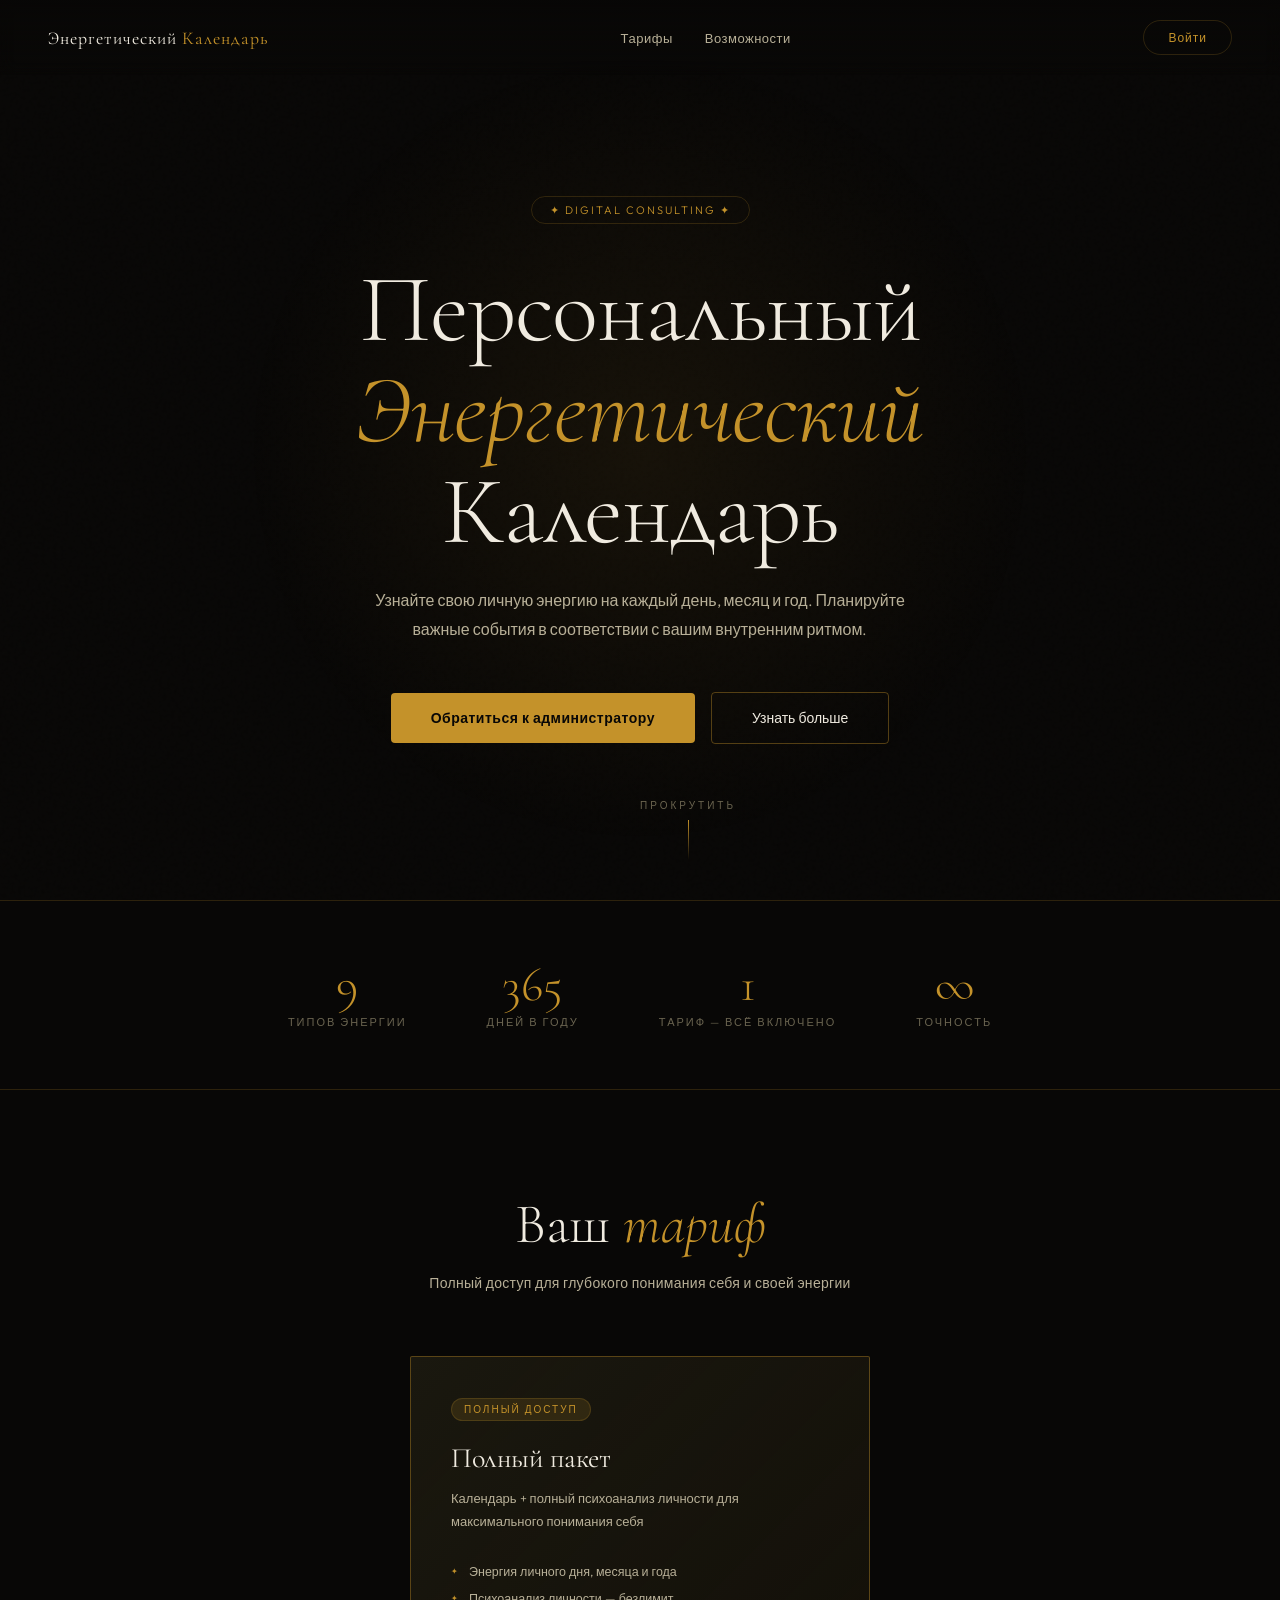
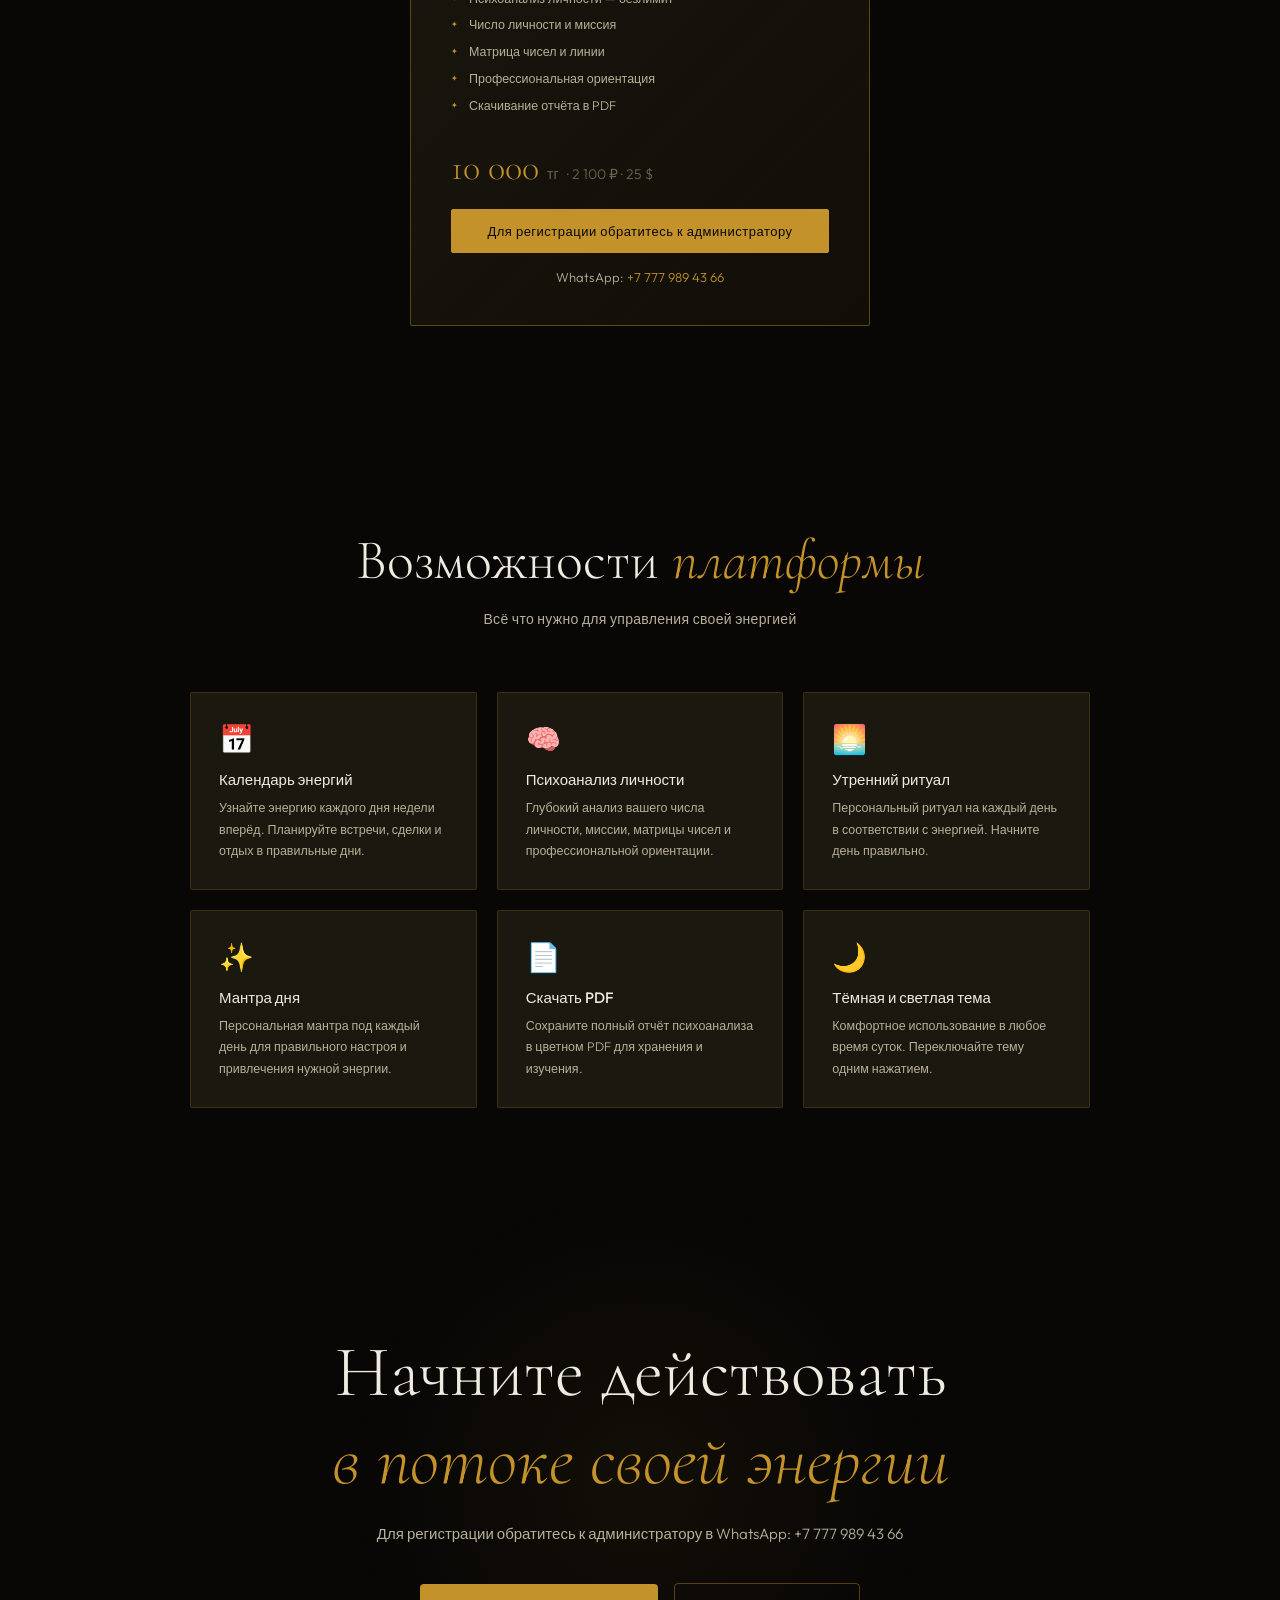
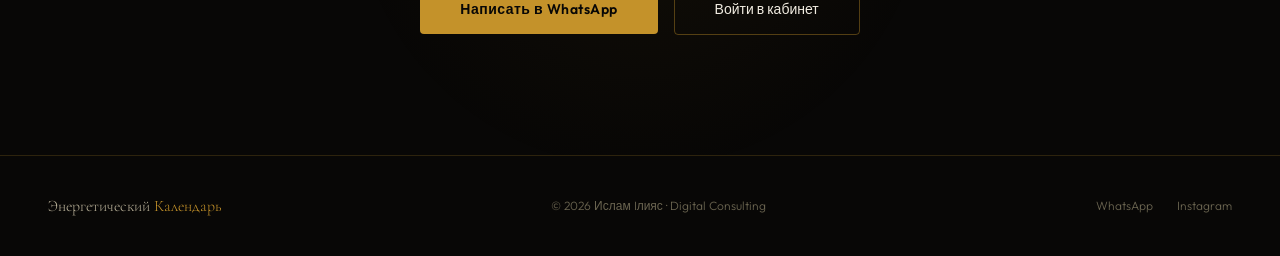
<file: index.html>
<!DOCTYPE html>
<html lang="ru">
<head>
<meta charset="UTF-8">
<meta name="viewport" content="width=device-width, initial-scale=1.0">
<title>Персональный Энергетический Календарь</title>
<link href="https://fonts.googleapis.com/css2?family=Cormorant+Garamond:ital,wght@0,300;0,400;0,600;1,300;1,400&family=Outfit:wght@300;400;500;600&display=swap" rel="stylesheet">
<style>
:root{
  --gold:#C4922A;--gold2:#E8B84B;--gold3:#F5D98A;
  --dark:#080706;--dark2:#111009;--dark3:#1A180F;
  --light:#F8F4EC;--light2:#EDE8DC;--light3:#D4CDB8;
  --text:#F0EBE0;--text2:#B8B098;--text3:#6A6450;
  --border:rgba(196,146,42,0.2);
}
*{margin:0;padding:0;box-sizing:border-box;}
html{scroll-behavior:smooth;}
body{background:var(--dark);color:var(--text);font-family:'Outfit',sans-serif;font-weight:300;overflow-x:hidden;}

/* ── Grain overlay ── */
body::before{content:'';position:fixed;inset:0;background-image:url("data:image/svg+xml,%3Csvg viewBox='0 0 256 256' xmlns='http://www.w3.org/2000/svg'%3E%3Cfilter id='noise'%3E%3CfeTurbulence type='fractalNoise' baseFrequency='0.9' numOctaves='4' stitchTiles='stitch'/%3E%3C/filter%3E%3Crect width='100%25' height='100%25' filter='url(%23noise)' opacity='0.04'/%3E%3C/svg%3E");opacity:0.4;pointer-events:none;z-index:0;}

/* ── Nav ── */
nav{position:fixed;top:0;left:0;right:0;z-index:100;padding:20px 48px;display:flex;align-items:center;justify-content:space-between;background:linear-gradient(to bottom,rgba(8,7,6,0.95),transparent);backdrop-filter:blur(8px);}
.nav-logo{font-family:'Cormorant Garamond',serif;font-size:18px;font-weight:400;color:var(--text);letter-spacing:1px;}
.nav-logo span{color:var(--gold);}
.nav-links{display:flex;align-items:center;gap:32px;}
.nav-links a{font-size:13px;color:var(--text2);text-decoration:none;letter-spacing:0.5px;transition:color 0.2s;}
.nav-links a:hover{color:var(--gold);}
.nav-btn{padding:9px 24px;background:transparent;border:1px solid var(--border);border-radius:40px;color:var(--gold);font-family:'Outfit',sans-serif;font-size:12px;font-weight:500;letter-spacing:1px;text-decoration:none;transition:all 0.3s;cursor:pointer;}
.nav-btn:hover{background:var(--gold);color:var(--dark);border-color:var(--gold);}

/* ── Hero ── */
.hero{min-height:100vh;display:flex;align-items:center;justify-content:center;position:relative;overflow:hidden;padding:120px 48px 80px;}

/* Background orbs */
.hero::after{content:'';position:absolute;width:800px;height:800px;border-radius:50%;background:radial-gradient(circle,rgba(196,146,42,0.08) 0%,transparent 70%);top:50%;left:50%;transform:translate(-50%,-50%);pointer-events:none;}

.hero-inner{text-align:center;max-width:860px;position:relative;z-index:1;}

.hero-badge{display:inline-flex;align-items:center;gap:8px;padding:6px 18px;border:1px solid var(--border);border-radius:40px;font-size:11px;letter-spacing:2px;text-transform:uppercase;color:var(--gold);margin-bottom:36px;animation:fadeUp 0.8s ease both;}

.hero-title{font-family:'Cormorant Garamond',serif;font-size:clamp(48px,8vw,96px);font-weight:300;line-height:1.05;letter-spacing:-1px;margin-bottom:24px;animation:fadeUp 0.8s 0.1s ease both;opacity:0;}
.hero-title span{color:var(--gold);font-style:italic;}

.hero-sub{font-size:16px;color:var(--text2);line-height:1.8;max-width:560px;margin:0 auto 48px;animation:fadeUp 0.8s 0.2s ease both;opacity:0;}

.hero-actions{display:flex;align-items:center;justify-content:center;gap:16px;flex-wrap:wrap;animation:fadeUp 0.8s 0.3s ease both;opacity:0;}

.btn-primary{padding:16px 40px;background:var(--gold);border:none;border-radius:4px;color:var(--dark);font-family:'Outfit',sans-serif;font-size:14px;font-weight:600;letter-spacing:0.5px;text-decoration:none;cursor:pointer;transition:all 0.3s;position:relative;overflow:hidden;}
.btn-primary::after{content:'';position:absolute;inset:0;background:rgba(255,255,255,0.15);opacity:0;transition:opacity 0.2s;}
.btn-primary:hover::after{opacity:1;}
.btn-primary:hover{transform:translateY(-1px);box-shadow:0 8px 32px rgba(196,146,42,0.35);}

.btn-secondary{padding:16px 40px;background:transparent;border:1px solid rgba(196,146,42,0.4);border-radius:4px;color:var(--text);font-family:'Outfit',sans-serif;font-size:14px;font-weight:400;text-decoration:none;cursor:pointer;transition:all 0.3s;}
.btn-secondary:hover{border-color:var(--gold);color:var(--gold);}

/* Scroll indicator */
.scroll-hint{position:absolute;bottom:40px;left:50%;transform:translateX(-50%);display:flex;flex-direction:column;align-items:center;gap:8px;animation:fadeUp 1s 0.6s ease both;opacity:0;}
.scroll-hint span{font-size:10px;letter-spacing:3px;text-transform:uppercase;color:var(--text3);}
.scroll-line{width:1px;height:40px;background:linear-gradient(to bottom,var(--gold),transparent);animation:scrollPulse 2s ease infinite;}

/* ── Stats ── */
.stats{padding:60px 48px;border-top:1px solid var(--border);border-bottom:1px solid var(--border);display:flex;justify-content:center;gap:80px;flex-wrap:wrap;}
.stat-item{text-align:center;}
.stat-num{font-family:'Cormorant Garamond',serif;font-size:48px;font-weight:300;color:var(--gold);line-height:1;}
.stat-label{font-size:11px;letter-spacing:2px;text-transform:uppercase;color:var(--text3);margin-top:6px;}

/* ── Products ── */
.section{padding:100px 48px;}
.section-title{font-family:'Cormorant Garamond',serif;font-size:clamp(32px,5vw,56px);font-weight:300;text-align:center;margin-bottom:16px;}
.section-title span{color:var(--gold);font-style:italic;}
.section-sub{text-align:center;font-size:14px;color:var(--text2);margin-bottom:64px;letter-spacing:0.3px;}

.products-grid{display:grid;grid-template-columns:1fr;gap:24px;max-width:460px;margin:0 auto;}
.product-contact{margin-top:16px;text-align:center;font-size:13px;color:var(--text2);}
.product-contact a{color:var(--gold);text-decoration:none;}

.product-card{background:var(--dark3);border:1px solid var(--border);border-radius:2px;padding:40px;position:relative;overflow:hidden;transition:transform 0.3s,border-color 0.3s;}
.product-card::before{content:'';position:absolute;top:0;left:0;right:0;height:1px;background:linear-gradient(to right,transparent,var(--gold),transparent);opacity:0;transition:opacity 0.3s;}
.product-card:hover{transform:translateY(-4px);border-color:rgba(196,146,42,0.5);}
.product-card:hover::before{opacity:1;}
.product-card.featured{border-color:rgba(196,146,42,0.4);background:linear-gradient(135deg,var(--dark3),rgba(196,146,42,0.05));}

.product-badge{display:inline-block;padding:4px 12px;background:rgba(196,146,42,0.15);border:1px solid var(--border);border-radius:20px;font-size:10px;letter-spacing:2px;text-transform:uppercase;color:var(--gold);margin-bottom:20px;}
.product-name{font-family:'Cormorant Garamond',serif;font-size:28px;font-weight:400;margin-bottom:12px;}
.product-desc{font-size:13px;color:var(--text2);line-height:1.8;margin-bottom:28px;}
.product-features{list-style:none;display:flex;flex-direction:column;gap:8px;margin-bottom:32px;}
.product-features li{font-size:12.5px;color:var(--text2);padding-left:18px;position:relative;line-height:1.5;}
.product-features li::before{content:'✦';position:absolute;left:0;color:var(--gold);font-size:8px;top:3px;}
.product-features li.locked{color:var(--text3);}
.product-features li.locked::before{content:'○';color:var(--text3);}

.product-price{font-family:'Cormorant Garamond',serif;font-size:36px;font-weight:300;color:var(--gold);margin-bottom:20px;}
.product-price span{font-size:14px;font-family:'Outfit',sans-serif;color:var(--text3);font-weight:300;}

.product-btn{display:block;width:100%;padding:13px;text-align:center;background:transparent;border:1px solid var(--border);border-radius:2px;color:var(--text);font-family:'Outfit',sans-serif;font-size:13px;font-weight:500;letter-spacing:0.5px;text-decoration:none;cursor:pointer;transition:all 0.3s;}
.product-btn:hover,.product-btn.primary{background:var(--gold);color:var(--dark);border-color:var(--gold);}

/* ── How it works ── */
.how-section{padding:100px 48px;background:var(--dark2);}
.steps{display:grid;grid-template-columns:repeat(3,1fr);gap:40px;max-width:900px;margin:0 auto;}
.step{text-align:center;padding:32px 24px;}
.step-num{font-family:'Cormorant Garamond',serif;font-size:64px;font-weight:300;color:rgba(196,146,42,0.2);line-height:1;margin-bottom:16px;}
.step-title{font-size:16px;font-weight:500;margin-bottom:10px;color:var(--text);}
.step-desc{font-size:13px;color:var(--text2);line-height:1.75;}

/* ── Features ── */
.features-grid{display:grid;grid-template-columns:repeat(3,1fr);gap:20px;max-width:900px;margin:0 auto;}
.feature-card{padding:28px;background:var(--dark3);border:1px solid var(--border);border-radius:2px;transition:border-color 0.3s;}
.feature-card:hover{border-color:rgba(196,146,42,0.4);}
.feature-icon{font-size:28px;margin-bottom:14px;}
.feature-title{font-size:15px;font-weight:500;margin-bottom:8px;}
.feature-desc{font-size:12.5px;color:var(--text2);line-height:1.7;}

/* ── Testimonials ── */
.testimonials{padding:100px 48px;background:var(--dark2);}
.testimonials-grid{display:grid;grid-template-columns:repeat(3,1fr);gap:20px;max-width:900px;margin:0 auto;}
.testimonial-card{padding:28px;background:var(--dark3);border:1px solid var(--border);border-radius:2px;}
.testimonial-text{font-family:'Cormorant Garamond',serif;font-size:16px;font-style:italic;color:var(--text);line-height:1.7;margin-bottom:20px;}
.testimonial-author{font-size:12px;color:var(--gold);letter-spacing:1px;}
.testimonial-role{font-size:11px;color:var(--text3);margin-top:2px;}

/* ── CTA ── */
.cta-section{padding:120px 48px;text-align:center;position:relative;overflow:hidden;}
.cta-section::before{content:'';position:absolute;width:600px;height:600px;border-radius:50%;background:radial-gradient(circle,rgba(196,146,42,0.06) 0%,transparent 70%);top:50%;left:50%;transform:translate(-50%,-50%);pointer-events:none;}
.cta-title{font-family:'Cormorant Garamond',serif;font-size:clamp(36px,6vw,72px);font-weight:300;margin-bottom:20px;position:relative;z-index:1;}
.cta-title span{color:var(--gold);font-style:italic;}
.cta-sub{font-size:15px;color:var(--text2);margin-bottom:40px;position:relative;z-index:1;}

/* ── Footer ── */
footer{padding:40px 48px;border-top:1px solid var(--border);display:flex;align-items:center;justify-content:space-between;flex-wrap:wrap;gap:16px;}
.footer-logo{font-family:'Cormorant Garamond',serif;font-size:16px;color:var(--text2);}
.footer-logo span{color:var(--gold);}
.footer-text{font-size:12px;color:var(--text3);}
.footer-contacts{display:flex;gap:24px;}
.footer-contacts a{font-size:12px;color:var(--text3);text-decoration:none;transition:color 0.2s;}
.footer-contacts a:hover{color:var(--gold);}

/* ── Animations ── */
@keyframes fadeUp{from{opacity:0;transform:translateY(20px);}to{opacity:1;transform:translateY(0);}}
@keyframes scrollPulse{0%,100%{opacity:0.3;}50%{opacity:1;}}

.reveal{opacity:0;transform:translateY(24px);transition:opacity 0.7s ease,transform 0.7s ease;}
.reveal.visible{opacity:1;transform:translateY(0);}

/* ── Mobile ── */
@media(max-width:768px){
  nav{padding:16px 24px;}
  .nav-links{display:none;}
  .hero{padding:100px 24px 60px;}
  .stats{gap:40px;padding:40px 24px;}
  .section,.how-section,.testimonials,.cta-section{padding:60px 24px;}
  .features-grid,.testimonials-grid{grid-template-columns:1fr;}
  footer{padding:30px 24px;flex-direction:column;text-align:center;}
  .footer-contacts{justify-content:center;}
}
</style>
</head>
<body>

<!-- Nav -->
<nav>
  <div class="nav-logo">Энергетический <span>Календарь</span></div>
  <div class="nav-links">
    <a href="#products">Тарифы</a>
    <a href="#features">Возможности</a>
  </div>
  <a href="login.html" class="nav-btn">Войти</a>
</nav>

<!-- Hero -->
<section class="hero">
  <div class="hero-inner">
    <div class="hero-badge">✦ Digital Consulting ✦</div>
    <h1 class="hero-title">
      Персональный<br>
      <span>Энергетический</span><br>
      Календарь
    </h1>
    <p class="hero-sub">
      Узнайте свою личную энергию на каждый день, месяц и год.
      Планируйте важные события в соответствии с вашим внутренним ритмом.
    </p>
    <div class="hero-actions">
      <a href="https://wa.me/77779894366" class="btn-primary" target="_blank" rel="noopener">Обратиться к администратору</a>
      <a href="#products" class="btn-secondary">Узнать больше</a>
    </div>
  </div>
  <div class="scroll-hint">
    <span>Прокрутить</span>
    <div class="scroll-line"></div>
  </div>
</section>

<!-- Stats -->
<div class="stats reveal">
  <div class="stat-item">
    <div class="stat-num">9</div>
    <div class="stat-label">Типов энергии</div>
  </div>
  <div class="stat-item">
    <div class="stat-num">365</div>
    <div class="stat-label">Дней в году</div>
  </div>
  <div class="stat-item">
    <div class="stat-num">1</div>
    <div class="stat-label">Тариф — всё включено</div>
  </div>
  <div class="stat-item">
    <div class="stat-num">∞</div>
    <div class="stat-label">Точность</div>
  </div>
</div>

<!-- Products -->
<section class="section" id="products">
  <h2 class="section-title reveal">Ваш <span>тариф</span></h2>
  <p class="section-sub reveal">Полный доступ для глубокого понимания себя и своей энергии</p>
  <div class="products-grid reveal">
    <div class="product-card featured">
      <div class="product-badge">Полный доступ</div>
      <div class="product-name">Полный пакет</div>
      <p class="product-desc">Календарь + полный психоанализ личности для максимального понимания себя</p>
      <ul class="product-features">
        <li>Энергия личного дня, месяца и года</li>
        <li>Психоанализ личности — безлимит</li>
        <li>Число личности и миссия</li>
        <li>Матрица чисел и линии</li>
        <li>Профессиональная ориентация</li>
        <li>Скачивание отчёта в PDF</li>
      </ul>
      <div class="product-price">10 000 <span>тг</span> <span>· 2 100 ₽ · 25 $</span></div>
      <a href="https://wa.me/77779894366" class="product-btn primary" target="_blank" rel="noopener">Для регистрации обратитесь к администратору</a>
      <p class="product-contact">WhatsApp: <a href="https://wa.me/77779894366" target="_blank" rel="noopener">+7 777 989 43 66</a></p>
    </div>
  </div>
</section>

<!-- Features -->
<section class="section" id="features">
  <h2 class="section-title reveal">Возможности <span>платформы</span></h2>
  <p class="section-sub reveal">Всё что нужно для управления своей энергией</p>
  <div class="features-grid">
    <div class="feature-card reveal">
      <div class="feature-icon">📅</div>
      <div class="feature-title">Календарь энергий</div>
      <p class="feature-desc">Узнайте энергию каждого дня недели вперёд. Планируйте встречи, сделки и отдых в правильные дни.</p>
    </div>
    <div class="feature-card reveal">
      <div class="feature-icon">🧠</div>
      <div class="feature-title">Психоанализ личности</div>
      <p class="feature-desc">Глубокий анализ вашего числа личности, миссии, матрицы чисел и профессиональной ориентации.</p>
    </div>
    <div class="feature-card reveal">
      <div class="feature-icon">🌅</div>
      <div class="feature-title">Утренний ритуал</div>
      <p class="feature-desc">Персональный ритуал на каждый день в соответствии с энергией. Начните день правильно.</p>
    </div>
    <div class="feature-card reveal">
      <div class="feature-icon">✨</div>
      <div class="feature-title">Мантра дня</div>
      <p class="feature-desc">Персональная мантра под каждый день для правильного настроя и привлечения нужной энергии.</p>
    </div>
    <div class="feature-card reveal">
      <div class="feature-icon">📄</div>
      <div class="feature-title">Скачать PDF</div>
      <p class="feature-desc">Сохраните полный отчёт психоанализа в цветном PDF для хранения и изучения.</p>
    </div>
    <div class="feature-card reveal">
      <div class="feature-icon">🌙</div>
      <div class="feature-title">Тёмная и светлая тема</div>
      <p class="feature-desc">Комфортное использование в любое время суток. Переключайте тему одним нажатием.</p>
    </div>
  </div>
</section>

<!-- CTA -->
<section class="cta-section">
  <h2 class="cta-title reveal">Начните действовать<br><span>в потоке своей энергии</span></h2>
  <p class="cta-sub reveal">Для регистрации обратитесь к администратору в WhatsApp: +7 777 989 43 66</p>
  <div class="hero-actions reveal">
    <a href="https://wa.me/77779894366" class="btn-primary" target="_blank" rel="noopener">Написать в WhatsApp</a>
    <a href="login.html" class="btn-secondary">Войти в кабинет</a>
  </div>
</section>

<!-- Footer -->
<footer>
  <div class="footer-logo">Энергетический <span>Календарь</span></div>
  <div class="footer-text">© 2026 Ислам Iлияс · Digital Consulting</div>
  <div class="footer-contacts">
    <a href="https://wa.me/77779894366">WhatsApp</a>
    <a href="https://instagram.com/islam_ilyas">Instagram</a>
  </div>
</footer>

<script>
// Reveal on scroll
const observer=new IntersectionObserver(entries=>{
  entries.forEach(e=>{if(e.isIntersecting){e.target.classList.add('visible');}});
},{threshold:0.1});
document.querySelectorAll('.reveal').forEach(el=>observer.observe(el));
</script>
</body>
</html>
</file>
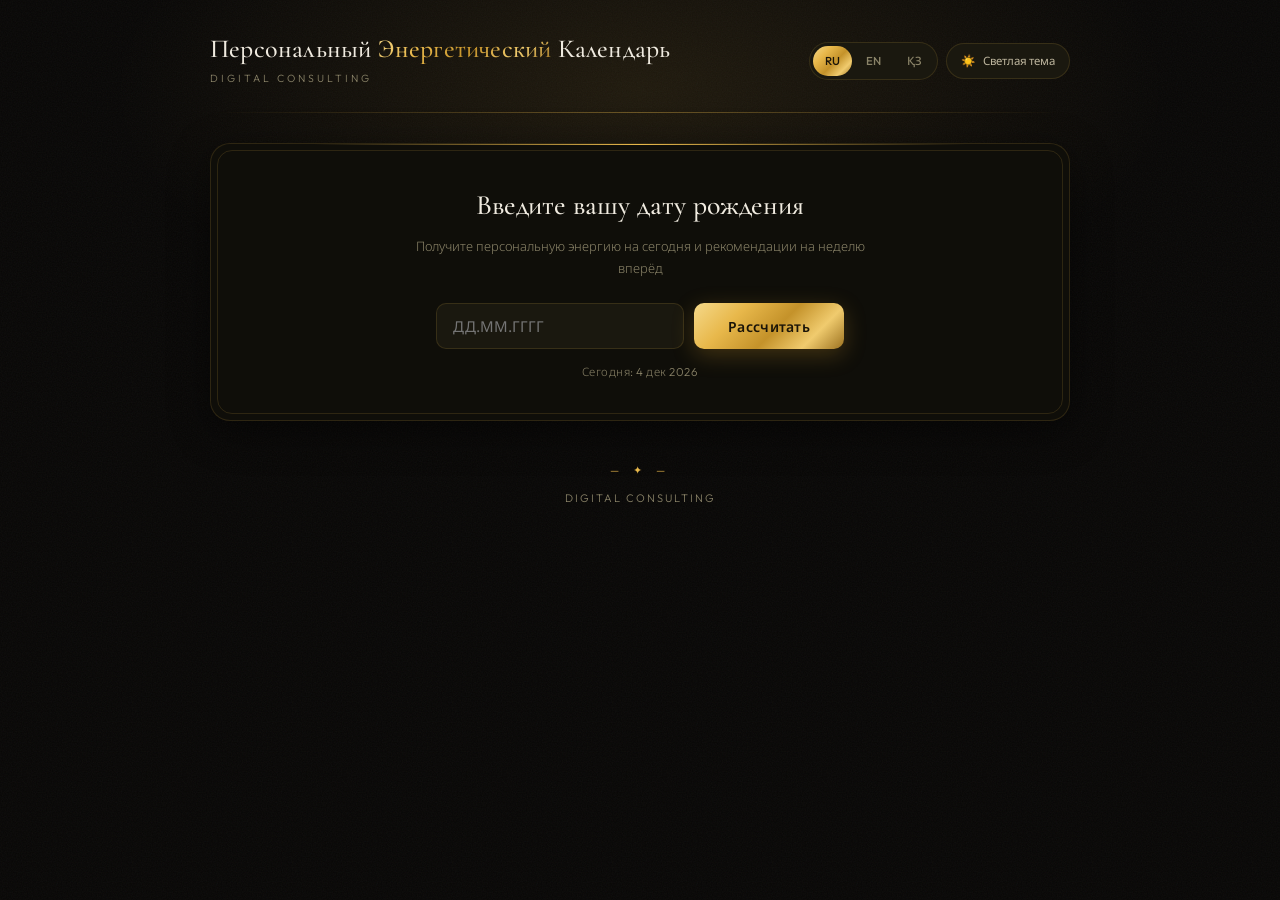
<file: personal-energy-calendar.html>
<!DOCTYPE html>
<html lang="ru" data-theme="dark">
<head>
<meta charset="UTF-8">
<meta name="viewport" content="width=device-width, initial-scale=1.0">
<title>Персональный Энергетический Календарь</title>
<link rel="preconnect" href="https://fonts.googleapis.com"><link rel="preconnect" href="https://fonts.gstatic.com" crossorigin>
<link href="https://fonts.googleapis.com/css2?family=Cormorant+Garamond:ital,wght@0,400;0,500;0,600;1,400;1,500&family=Outfit:wght@300;400;500;600&family=Noto+Sans:wght@300;400;500&family=Noto+Serif:ital,wght@0,400;0,500;1,400&display=swap" rel="stylesheet">
<style>
:root{--gold:#C4922A;--gold2:#E8B84B;--gold3:#F5D98A;--gold-deep:#9C7220;--radius:16px;--transition:.3s ease;
--metal:linear-gradient(135deg,#F5D98A 0%,#E8B84B 28%,#C4922A 55%,#F0CB6E 78%,#9C7220 100%);
--f-head:'Cormorant Garamond','Noto Serif',serif;--f-body:'Outfit','Noto Sans',sans-serif;}
[data-theme="dark"]{--bg:#080706;--bg2:#0F0E09;--bg3:#1A180F;--text:#F0EBE0;--text2:#BDB59D;--text3:#8A8368;--border:rgba(232,184,75,.14);--border-gold:rgba(232,184,75,.38);--shadow:0 10px 40px rgba(0,0,0,.45);--do-bg:rgba(106,204,132,.06);--do-border:rgba(106,204,132,.28);--do-text:#7FD69A;--dont-bg:rgba(224,128,128,.06);--dont-border:rgba(224,128,128,.28);--dont-text:#E69A9A;--plus-bg:rgba(106,204,132,.05);--plus-border:rgba(106,204,132,.22);--plus-text:#7FD69A;--minus-bg:rgba(224,128,128,.05);--minus-border:rgba(224,128,128,.22);--minus-text:#E69A9A;--warn-bg:rgba(232,184,75,.08);--warn-border:rgba(232,184,75,.4);--warn-text:#F5D98A;--week-bg:#0F0E09;--week-border:rgba(232,184,75,.12);--week-active-bg:rgba(232,184,75,.1);--week-active-border:#E8B84B;--mantra-bg:linear-gradient(135deg,rgba(232,184,75,.12),rgba(196,146,42,.04));--ritual-bg:#14120B;--badge-bg:rgba(232,184,75,.08);--on-gold:#1A1408;}
[data-theme="light"]{--bg:#F8F4EA;--bg2:#FFFDF7;--bg3:#F1EADA;--text:#231E12;--text2:#4A4230;--text3:#6E6650;--border:rgba(156,114,32,.18);--border-gold:rgba(156,114,32,.45);--shadow:0 10px 36px rgba(90,66,16,.10);--do-bg:#EEF6EF;--do-border:#B8DEC4;--do-text:#1E5C34;--dont-bg:#FBEFEF;--dont-border:#E8B8B8;--dont-text:#7A1E1E;--plus-bg:#EEF6EF;--plus-border:#B8DEC4;--plus-text:#1E5C34;--minus-bg:#FBEFEF;--minus-border:#E8B8B8;--minus-text:#7A1E1E;--warn-bg:#FBF1D8;--warn-border:#D9B25A;--warn-text:#6B4A0C;--week-bg:#FFFDF7;--week-border:rgba(156,114,32,.16);--week-active-bg:#F7E9C2;--week-active-border:#9C7220;--mantra-bg:linear-gradient(135deg,#F7E9C2,#FBF1D8);--ritual-bg:#F1EADA;--badge-bg:#F7E9C2;--on-gold:#1A1408;}
*{margin:0;padding:0;box-sizing:border-box;}
body{background:var(--bg);color:var(--text);font-family:var(--f-body);font-weight:300;min-height:100vh;transition:background var(--transition),color var(--transition);line-height:1.65;position:relative;}
body::before{content:'';position:fixed;inset:0;pointer-events:none;opacity:.05;z-index:0;background-image:url("data:image/svg+xml,%3Csvg xmlns='http://www.w3.org/2000/svg' width='160' height='160'%3E%3Cfilter id='n'%3E%3CfeTurbulence type='fractalNoise' baseFrequency='.8' numOctaves='2'/%3E%3C/filter%3E%3Crect width='100%25' height='100%25' filter='url(%23n)'/%3E%3C/svg%3E");}
[data-theme="dark"] body::after{content:'';position:fixed;top:-20vh;left:50%;width:90vw;height:60vh;transform:translateX(-50%);background:radial-gradient(ellipse,rgba(232,184,75,.10),transparent 65%);pointer-events:none;z-index:0;}
.wrap{max-width:900px;margin:0 auto;padding:0 20px 90px;position:relative;z-index:1;}
header{display:flex;align-items:center;justify-content:space-between;padding:34px 0 26px;margin-bottom:30px;flex-wrap:wrap;gap:14px;position:relative;}
header::after{content:'';position:absolute;left:0;right:0;bottom:0;height:1px;background:linear-gradient(90deg,transparent,var(--border-gold),transparent);}
.logo h1{font-family:var(--f-head);font-size:26px;font-weight:500;line-height:1.15;letter-spacing:.2px;}
.logo h1 span{background:var(--metal);-webkit-background-clip:text;background-clip:text;-webkit-text-fill-color:transparent;color:var(--gold);}
.logo p{font-size:10.5px;letter-spacing:3px;text-transform:uppercase;color:var(--text3);margin-top:6px;}
.header-controls{display:flex;align-items:center;gap:8px;flex-wrap:wrap;}
.lang-switch{display:flex;align-items:center;gap:2px;background:var(--bg3);border:1px solid var(--border);border-radius:40px;padding:3px;}
.lang-btn{background:transparent;border:none;border-radius:30px;padding:6px 12px;font-size:11.5px;font-weight:500;color:var(--text3);cursor:pointer;font-family:var(--f-body);transition:all .2s;min-height:30px;}
.lang-btn:hover{color:var(--text);}
.lang-btn.active{background:var(--metal);color:var(--on-gold);}
.theme-btn{display:flex;align-items:center;gap:8px;background:var(--bg3);border:1px solid var(--border);border-radius:40px;padding:8px 14px;cursor:pointer;font-size:11.5px;color:var(--text2);font-family:var(--f-body);transition:all var(--transition);user-select:none;min-height:36px;}
.theme-btn:hover{border-color:var(--border-gold);color:var(--text);}
button:focus-visible,input:focus-visible,.week-card:focus-visible{outline:2px solid var(--gold2);outline-offset:2px;}
.input-card{background:var(--bg2);border:1px solid var(--border);border-radius:20px;padding:38px 36px;box-shadow:var(--shadow);margin-bottom:26px;text-align:center;position:relative;}
.input-card::before{content:'';position:absolute;inset:6px;border:1px solid var(--border);border-radius:15px;pointer-events:none;}
.input-card::after{content:'';position:absolute;top:0;left:12%;right:12%;height:1px;background:linear-gradient(90deg,transparent,var(--gold2),transparent);}
.input-card h2{font-family:var(--f-head);font-size:28px;font-weight:500;margin-bottom:8px;}
.input-card .sub{font-size:13px;color:var(--text3);margin-bottom:24px;max-width:460px;margin-left:auto;margin-right:auto;}
.input-row{display:flex;gap:10px;justify-content:center;flex-wrap:wrap;}
input[type="text"]{padding:12px 16px;background:var(--bg3);border:1px solid var(--border);border-radius:10px;color:var(--text);font-family:var(--f-body);font-size:15px;outline:none;cursor:pointer;transition:border-color var(--transition);min-width:190px;min-height:46px;color-scheme:dark;}
[data-theme="light"] input[type="text"]{color-scheme:light;}
input[type="text"]:focus{border-color:var(--gold2);}
.btn-main{padding:12px 34px;background:var(--metal);border:none;border-radius:10px;color:var(--on-gold);font-family:var(--f-body);font-size:14px;font-weight:600;letter-spacing:.3px;cursor:pointer;transition:transform .2s,box-shadow .2s;min-height:46px;box-shadow:0 6px 22px rgba(196,146,42,.28);}
.btn-main:hover{transform:translateY(-1px);box-shadow:0 10px 28px rgba(196,146,42,.4);}
.today-line{margin-top:14px;font-size:11.5px;color:var(--text3);letter-spacing:.5px;}
.section-label{font-size:10.5px;letter-spacing:3px;text-transform:uppercase;color:var(--text3);margin-bottom:14px;display:flex;align-items:center;gap:12px;}
.section-label::before{content:'✦';color:var(--gold2);font-size:11px;letter-spacing:0;}
.section-label::after{content:'';flex:1;height:1px;background:linear-gradient(90deg,var(--border-gold),transparent);}
.summary-row{display:grid;grid-template-columns:repeat(4,1fr);gap:12px;margin-bottom:20px;}
.sum-card{background:var(--bg2);border:1px solid var(--border);border-radius:var(--radius);padding:20px 10px;text-align:center;position:relative;}
.sum-card.active{border-color:var(--gold2);box-shadow:0 0 0 1px rgba(232,184,75,.15),var(--shadow);background:linear-gradient(180deg,var(--week-active-bg),var(--bg2));}
.s-label{font-size:10px;letter-spacing:2px;text-transform:uppercase;color:var(--text3);margin-bottom:8px;}
.s-num{font-family:var(--f-head);font-size:44px;font-weight:500;line-height:1;margin-bottom:6px;background:var(--metal);-webkit-background-clip:text;background-clip:text;-webkit-text-fill-color:transparent;color:var(--gold);}
.sum-card.active .s-num{font-size:56px;}
.s-name{font-size:11.5px;color:var(--text2);line-height:1.4;}
.warn-box{background:var(--warn-bg);border:1px solid var(--warn-border);border-radius:12px;padding:14px 18px;display:none;gap:10px;align-items:flex-start;margin-bottom:18px;font-size:13px;color:var(--warn-text);line-height:1.65;}
.e-card{background:var(--bg2);border:1px solid var(--border);border-radius:20px;margin-bottom:14px;overflow:hidden;box-shadow:var(--shadow);position:relative;}
.e-card::before{content:'';position:absolute;top:0;left:10%;right:10%;height:1px;background:linear-gradient(90deg,transparent,var(--gold2),transparent);opacity:.7;}
.e-head{display:flex;align-items:center;gap:16px;padding:22px 26px;border-bottom:1px solid var(--border);}
.e-badge{width:56px;height:56px;border-radius:50%;border:1.5px solid var(--gold2);background:var(--badge-bg);display:flex;align-items:center;justify-content:center;font-family:var(--f-head);font-size:28px;font-weight:600;flex-shrink:0;box-shadow:0 0 0 4px rgba(232,184,75,.07);color:var(--gold2);}
[data-theme="light"] .e-badge{color:var(--gold-deep);border-color:var(--gold-deep);}
.e-head-text h3{font-family:var(--f-head);font-size:23px;font-weight:500;margin-bottom:3px;line-height:1.2;}
.e-tag{font-size:10.5px;letter-spacing:2px;text-transform:uppercase;color:var(--gold2);}
[data-theme="light"] .e-tag{color:var(--gold-deep);}
.e-body{padding:24px 26px;display:flex;flex-direction:column;gap:16px;}
.e-desc{font-size:14px;color:var(--text2);line-height:1.9;}
.e-desc p{margin-bottom:12px;}
.e-desc p:last-child{margin-bottom:0;}
.rec-grid{display:grid;grid-template-columns:1fr 1fr;gap:12px;}
.rec-box{border-radius:12px;padding:15px 16px;}
.rec-box.do{background:var(--do-bg);border:1px solid var(--do-border);}
.rec-box.dont{background:var(--dont-bg);border:1px solid var(--dont-border);}
.rec-title{font-size:10px;letter-spacing:2px;text-transform:uppercase;font-weight:600;margin-bottom:10px;}
.rec-box.do .rec-title{color:var(--do-text);}
.rec-box.dont .rec-title{color:var(--dont-text);}
.rec-box ul{list-style:none;display:flex;flex-direction:column;gap:6px;}
.rec-box ul li{font-size:13px;line-height:1.55;padding-left:16px;position:relative;color:var(--text2);}
.rec-box.do ul li::before{content:"✓";position:absolute;left:0;color:var(--do-text);font-size:10px;top:3px;font-weight:700;}
.rec-box.dont ul li::before{content:"✕";position:absolute;left:0;color:var(--dont-text);font-size:10px;top:3px;font-weight:700;}
.pm-grid{display:grid;grid-template-columns:1fr 1fr;gap:12px;}
.pm-box{background:var(--bg3);border:1px solid var(--border);border-radius:12px;padding:14px 16px;}
.pm-box.plus{background:var(--plus-bg);border-color:var(--plus-border);}
.pm-box.minus{background:var(--minus-bg);border-color:var(--minus-border);}
.pm-title{font-size:10px;letter-spacing:1.8px;text-transform:uppercase;color:var(--text3);margin-bottom:7px;font-weight:600;}
.pm-box.plus .pm-title{color:var(--plus-text);}
.pm-box.minus .pm-title{color:var(--minus-text);}
.pm-text{font-size:13px;color:var(--text2);line-height:1.7;}
.mantra-box,.day-mantra-box{text-align:center;padding:24px 22px;background:var(--mantra-bg);border-radius:14px;border:1px solid var(--border-gold);position:relative;}
.mantra-box::before,.day-mantra-box::before{content:'❝';position:absolute;top:6px;left:14px;font-family:var(--f-head);font-size:34px;color:var(--gold2);opacity:.35;line-height:1;}
.mantra-label,.day-mantra-label{font-size:10px;letter-spacing:3px;text-transform:uppercase;color:var(--gold2);margin-bottom:10px;}
[data-theme="light"] .mantra-label,[data-theme="light"] .day-mantra-label{color:var(--gold-deep);}
.mantra-text,.day-mantra-text{font-family:var(--f-head);font-size:21px;font-style:italic;color:var(--text);line-height:1.5;}
.ritual-box{background:var(--ritual-bg);border:1px solid var(--border);border-radius:12px;padding:18px 20px;}
.ritual-label{font-size:10px;letter-spacing:2.5px;text-transform:uppercase;color:var(--text3);margin-bottom:12px;display:flex;align-items:center;gap:8px;}
.ritual-list{list-style:none;display:flex;flex-direction:column;gap:7px;}
.ritual-list li{font-size:13.5px;color:var(--text2);padding-left:18px;position:relative;line-height:1.65;}
.ritual-list li::before{content:"✦";position:absolute;left:0;color:var(--gold2);font-size:9px;top:5px;}
.spacer{margin-bottom:26px;}
.week-grid{display:grid;grid-template-columns:repeat(7,1fr);gap:8px;margin-bottom:10px;}
.week-card{background:var(--week-bg);border:1px solid var(--week-border);border-radius:12px;padding:12px 6px;text-align:center;transition:all .2s;cursor:pointer;}
.week-card.today{background:var(--week-active-bg);border-color:var(--week-active-border);}
.week-card:hover{border-color:var(--gold2);transform:translateY(-2px);}
.wc-dow{font-size:10px;letter-spacing:1.5px;text-transform:uppercase;color:var(--text3);margin-bottom:3px;}
.wc-date{font-size:11px;color:var(--text2);margin-bottom:7px;}
.wc-num{font-family:var(--f-head);font-size:30px;font-weight:600;line-height:1;margin-bottom:4px;color:var(--gold2);}
[data-theme="light"] .wc-num{color:var(--gold-deep);}
.wc-name{font-size:10px;color:var(--text3);line-height:1.3;overflow-wrap:anywhere;}
.wc-dot{width:7px;height:7px;border-radius:50%;margin:6px auto 0;}
.wc-dot.green{background:#4FA06C;}.wc-dot.yellow{background:#D9A826;}.wc-dot.red{background:#CF5C5C;}
.week-detail{background:var(--bg2);border:1px solid var(--border);border-radius:var(--radius);padding:22px 26px;margin-top:12px;display:none;}
.wd-title{font-family:var(--f-head);font-size:21px;font-weight:500;margin-bottom:12px;color:var(--gold2);}
[data-theme="light"] .wd-title{color:var(--gold-deep);}
.wd-list{list-style:none;display:flex;flex-direction:column;gap:8px;}
.wd-list li{font-size:13.5px;color:var(--text2);padding-left:16px;position:relative;line-height:1.65;}
.wd-list li::before{content:"✦";position:absolute;left:0;color:var(--gold2);font-size:8px;top:6px;}
.wd-list strong{color:var(--text);font-weight:500;}
.cal-foot{margin-top:40px;text-align:center;color:var(--text3);font-size:11px;letter-spacing:2px;text-transform:uppercase;}
.cal-foot::before{content:'— ✦ —';display:block;color:var(--gold2);letter-spacing:6px;margin-bottom:10px;}
@media(prefers-reduced-motion:reduce){*{transition:none!important;animation:none!important;}}
@media(max-width:640px){.summary-row{grid-template-columns:repeat(2,1fr);}.rec-grid,.pm-grid{grid-template-columns:1fr;}.e-head{padding:18px;}.e-body{padding:18px;}.input-card{padding:28px 18px;}.input-card h2{font-size:24px;}.week-grid{grid-template-columns:repeat(4,1fr);}.logo h1{font-size:22px;}.mantra-text,.day-mantra-text{font-size:19px;}}
</style>
</head>
<body>
<div class="wrap">
<header>
  <div class="logo">
    <h1 id="logo-h1">Персональный <span>Энергетический</span> Календарь</h1>
    <p>Digital Consulting</p>
  </div>
  <div class="header-controls">
    <div class="lang-switch">
      <button class="lang-btn active" id="lang-ru" onclick="setLang('ru')">RU</button>
      <button class="lang-btn" id="lang-en" onclick="setLang('en')">EN</button>
      <button class="lang-btn" id="lang-kz" onclick="setLang('kz')">ҚЗ</button>
    </div>
    <button class="theme-btn" onclick="toggleTheme()"><span id="theme-icon">☀️</span><span id="theme-label">Светлая тема</span></button>
  </div>
</header>
<div id="tab-calendar">
  <div class="input-card">
    <h2 id="input-title">Введите вашу дату рождения</h2>
    <p class="sub" id="input-sub">Получите персональную энергию на сегодня и рекомендации на неделю вперёд</p>
    <div class="input-row">
      <input type="text" id="cal-bdate" inputmode="numeric" autocomplete="bday" maxlength="10" placeholder="ДД.ММ.ГГГГ" aria-label="Date of birth">
      <button class="btn-main" id="btn-calc" onclick="calcCalendar()">Рассчитать</button>
    </div>
    <div class="today-line" id="today-line"></div>
  </div>
  <div id="cal-results" style="display:none;">
    <div class="section-label" id="section-today">Ваши энергетические показатели на сегодня</div>
    <div class="summary-row">
      <div class="sum-card"><div class="s-label" id="lbl-year">Личный год</div><div class="s-num" id="s-year">—</div><div class="s-name" id="s-year-name">—</div></div>
      <div class="sum-card"><div class="s-label" id="lbl-month">Личный месяц</div><div class="s-num" id="s-month">—</div><div class="s-name" id="s-month-name">—</div></div>
      <div class="sum-card active"><div class="s-label" id="lbl-pday">Личный день</div><div class="s-num" id="s-pday">—</div><div class="s-name" id="s-pday-name">—</div></div>
      <div class="sum-card"><div class="s-label" id="lbl-cday">Общий день</div><div class="s-num" id="s-cday">—</div><div class="s-name" id="s-cday-name">—</div></div>
    </div>
    <div class="warn-box" id="warn-box" style="display:none;"><span style="font-size:15px;flex-shrink:0;">⚠</span><span id="warn-text">Внимание — 10, 20 или 30 число месяца. Повышенный риск обнуления результатов.</span></div>
    <div class="spacer"><div class="section-label" id="section-pday">Энергия личного дня</div><div class="e-card" id="card-pday"></div></div>
    <div class="spacer"><div class="section-label" id="section-cday">Энергия общего дня</div><div class="e-card" id="card-cday"></div></div>
    <div class="spacer"><div class="section-label" id="section-month">Энергия личного месяца</div><div class="e-card" id="card-month"></div></div>
    <div class="spacer"><div class="section-label" id="section-year">Энергия личного года</div><div class="e-card" id="card-year"></div></div>
    <div class="spacer">
      <div class="section-label" id="section-week">Рекомендации на неделю вперёд</div>
      <div class="week-grid" id="week-grid"></div>
      <div class="week-detail" id="week-detail"></div>
    </div>
  </div>
</div>
<div class="cal-foot">Digital Consulting</div>
</div>
<script src="translations-content.js"></script>
<script src="calendar-data.js"></script>
<script>
var currentLang=localStorage.getItem('lang')||'ru';
var UI={ru:{logo:'Персональный <span>Энергетический</span> Календарь',theme_dark:'Тёмная тема',theme_light:'Светлая тема',input_title:'Введите вашу дату рождения',input_sub:'Получите персональную энергию на сегодня и рекомендации на неделю вперёд',btn_calc:'Рассчитать',section_today:'Ваши энергетические показатели на сегодня',lbl_year:'Личный год',lbl_month:'Личный месяц',lbl_pday:'Личный день',lbl_cday:'Общий день',warn_text:'Внимание — 10, 20 или 30 число. Повышенный риск обнуления результатов. Не начинайте новые проекты, не подписывайте договоры.',section_pday:'Энергия личного дня',section_cday:'Энергия общего дня',section_month:'Энергия личного месяца',section_year:'Энергия личного года',section_week:'Рекомендации на неделю вперёд',recommended:'Рекомендуется',not_rec:'Не рекомендуется',plus:'В плюсе',minus:'В минусе',day_mantra:'Мантра дня',year_mantra:'Мантра года',ritual:'Утренний ритуал',pday:'Личный день',gday:'Общий день',mantra_l:'Мантра дня',do_l:'Рекомендуется',avoid_l:'Избегать',warn_sp:'⚠ Число',warn_sp2:'— не начинать новые дела',today:'Сегодня: ',no_date:'Введите дату рождения',DOW:['Вс','Пн','Вт','Ср','Чт','Пт','Сб'],MN:['янв','фев','мар','апр','май','июн','июл','авг','сен','окт','ноя','дек']},en:{logo:'Personal <span>Energy</span> Calendar',theme_dark:'Dark Mode',theme_light:'Light Mode',input_title:'Enter your date of birth',input_sub:'Get your personal energy for today and recommendations for the week ahead',btn_calc:'Calculate',section_today:'Your energy indicators for today',lbl_year:'Personal Year',lbl_month:'Personal Month',lbl_pday:'Personal Day',lbl_cday:'Universal Day',warn_text:'Attention — 10th, 20th or 30th of the month. Elevated risk of resetting results. Avoid new projects, contracts, or large purchases.',section_pday:'Personal Day Energy',section_cday:'Universal Day Energy',section_month:'Personal Month Energy',section_year:'Personal Year Energy',section_week:'Week Ahead Forecast',recommended:'Recommended',not_rec:'Not Recommended',plus:'In the Positive',minus:'In the Negative',day_mantra:'Day Mantra',year_mantra:'Year Mantra',ritual:'Morning Ritual',pday:'Personal Day',gday:'Universal Day',mantra_l:'Day Mantra',do_l:'Recommended',avoid_l:'Avoid',warn_sp:'⚠ Date',warn_sp2:'— avoid new starts and contracts',today:'Today: ',no_date:'Please enter your date of birth',DOW:['Sun','Mon','Tue','Wed','Thu','Fri','Sat'],MN:['Jan','Feb','Mar','Apr','May','Jun','Jul','Aug','Sep','Oct','Nov','Dec']},kz:{logo:'Жеке <span>Энергетикалық</span> Күнтізбесі',theme_dark:'Күңгірт тақырып',theme_light:'Жарық тақырып',input_title:'Туған күніңізді енгізіңіз',input_sub:'Бүгінгі жеке энергияңызды және апталық ұсыныстарды алыңыз',btn_calc:'Есептеу',section_today:'Бүгінгі энергетикалық көрсеткіштеріңіз',lbl_year:'Жеке жыл',lbl_month:'Жеке ай',lbl_pday:'Жеке күн',lbl_cday:'Жалпы күн',warn_text:'Назар аударыңыз — айдың 10, 20 немесе 30. Нәтижелерді жою қаупі жоғары. Жаңа жобалар бастамаңыз, шарттарға қол қоймаңыз.',section_pday:'Жеке күн энергиясы',section_cday:'Жалпы күн энергиясы',section_month:'Жеке ай энергиясы',section_year:'Жеке жыл энергиясы',section_week:'Алдағы апта болжамы',recommended:'Ұсынылады',not_rec:'Ұсынылмайды',plus:'Позитивте',minus:'Негативте',day_mantra:'Күн мантрасы',year_mantra:'Жыл мантрасы',ritual:'Таңғы рәсім',pday:'Жеке күн',gday:'Жалпы күн',mantra_l:'Күн мантрасы',do_l:'Ұсынылады',avoid_l:'Болдырмаңыз',warn_sp:'⚠ Күн',warn_sp2:'— жаңа іс бастамаңыз',today:'Бүгін: ',no_date:'Туған күнді енгізіңіз',DOW:['Жс','Дс','Сс','Ср','Бс','Жм','Сб'],MN:['қаң','ақп','нау','сәу','мам','мау','шіл','там','қыр','қаз','қар','жел']}};
function u(k){return(UI[currentLang]||UI.ru)[k]||(UI.ru[k])||k;}
function applyUI(){
  document.getElementById('logo-h1').innerHTML=u('logo');
  document.getElementById('input-title').textContent=u('input_title');
  document.getElementById('input-sub').textContent=u('input_sub');
  document.getElementById('btn-calc').textContent=u('btn_calc');
  ['section-today','section-pday','section-cday','section-month','section-year','section-week'].forEach(function(id){var el=document.getElementById(id);if(el)el.textContent=u(id.replace('-','_'));});
  ['year','month','pday','cday'].forEach(function(k){var el=document.getElementById('lbl-'+k);if(el)el.textContent=u('lbl_'+k);});
  document.getElementById('warn-text').textContent=u('warn_text');
  ['ru','en','kz'].forEach(function(l){var b=document.getElementById('lang-'+l);if(b)b.classList.toggle('active',l===currentLang);});
  document.documentElement.lang=(currentLang==='kz'?'kk':currentLang);
  var dk=document.documentElement.getAttribute('data-theme')==='dark';document.getElementById('theme-label').textContent=dk?u('theme_light'):u('theme_dark');document.getElementById('theme-icon').textContent=dk?'☀️':'🌙';
  var tEl=document.getElementById('today-line');
  if(tEl){var now=new Date();tEl.textContent=u('today')+now.getDate()+' '+u('MN')[now.getMonth()]+' '+now.getFullYear();}
}
function setLang(lang){
  currentLang=lang;localStorage.setItem('lang',lang);applyUI();
  if(document.getElementById('cal-results').style.display!=='none'){if(dobIso('cal-bdate'))calcCalendar();}
}
function digitalRoot(n){while(n>9)n=String(n).split('').reduce(function(a,d){return a+parseInt(d);},0);return n;}
function sumDigits(s){return String(s).split('').filter(function(c){return/\d/.test(c);}).reduce(function(a,c){return a+parseInt(c);},0);}
function getData(){return getCalData(currentLang);}
function makeCalCard(num,data,isYear){
  var desc=data.desc.map(function(p){return'<p>'+p+'</p>';}).join('');
  var doL=data.do.map(function(t){return'<li>'+t+'</li>';}).join('');
  var dontL=data.dont.map(function(t){return'<li>'+t+'</li>';}).join('');
  var yearM=isYear&&data.mantra?'<div class="mantra-box"><div class="mantra-label">'+u('year_mantra')+'</div><div class="mantra-text">'+data.mantra+'</div></div>':'';
  var dayM=!isYear&&data.mantra?'<div class="day-mantra-box"><div class="day-mantra-label">'+u('day_mantra')+'</div><div class="day-mantra-text">'+data.mantra+'</div></div>':'';
  var rit=data.ritual?'<div class="ritual-box"><div class="ritual-label"><span>🌅</span>'+u('ritual')+'</div><ul class="ritual-list">'+data.ritual.map(function(r){return'<li>'+r+'</li>';}).join('')+'</ul></div>':'';
  return '<div class="e-head"><div class="e-badge">'+num+'</div><div class="e-head-text"><h3>'+data.name+'</h3><div class="e-tag">'+data.tag+'</div></div></div><div class="e-body"><div class="e-desc">'+desc+'</div>'+dayM+rit+'<div class="rec-grid"><div class="rec-box do"><div class="rec-title">'+u('recommended')+'</div><ul>'+doL+'</ul></div><div class="rec-box dont"><div class="rec-title">'+u('not_rec')+'</div><ul>'+dontL+'</ul></div></div><div class="pm-grid"><div class="pm-box plus"><div class="pm-title">'+u('plus')+'</div><div class="pm-text">'+data.plus+'</div></div><div class="pm-box minus"><div class="pm-title">'+u('minus')+'</div><div class="pm-text">'+data.minus+'</div></div></div>'+yearM+'</div>';
}
function dobIso(id){
  var m=/^(\d{1,2})[.\-\/ ](\d{1,2})[.\-\/ ](\d{4})$/.exec(String(document.getElementById(id).value).trim());
  if(!m)return '';
  var d=+m[1],mo=+m[2],y=+m[3];
  if(y<1900||y>new Date().getFullYear()||mo<1||mo>12||d<1||d>new Date(y,mo,0).getDate())return '';
  return y+'-'+('0'+mo).slice(-2)+'-'+('0'+d).slice(-2);
}
function dobMask(id){
  var el=document.getElementById(id);
  el.addEventListener('input',function(){
    var dg=el.value.replace(/\D/g,'').slice(0,8),o=dg;
    if(dg.length>4)o=dg.slice(0,2)+'.'+dg.slice(2,4)+'.'+dg.slice(4);
    else if(dg.length>2)o=dg.slice(0,2)+'.'+dg.slice(2);
    el.value=o;
  });
}
function calcCalendar(){
  var v=dobIso('cal-bdate');
  if(!v){alert(u('no_date'));return;}
  var parts=v.split('-'),by=parseInt(parts[0]),bm=parseInt(parts[1]),bd=parseInt(parts[2]);
  var now=new Date(),td=now.getDate(),tm=now.getMonth()+1,ty=now.getFullYear();
  var pYear=digitalRoot(sumDigits(bd)+sumDigits(bm)+sumDigits(ty));
  var pMonth=digitalRoot(pYear+tm);
  var pDay=digitalRoot(pMonth+td);
  var cDay=digitalRoot(sumDigits(td)+sumDigits(tm)+sumDigits(ty));
  var d=getData(),DAYS=d.DAYS,MONTHS=d.MONTHS,YEARS=d.YEARS;
  document.getElementById('s-year').textContent=pYear;
  document.getElementById('s-year-name').textContent=YEARS[pYear].name;
  document.getElementById('s-month').textContent=pMonth;
  document.getElementById('s-month-name').textContent=MONTHS[pMonth].name;
  document.getElementById('s-pday').textContent=pDay;
  document.getElementById('s-pday-name').textContent=DAYS[pDay].name;
  document.getElementById('s-cday').textContent=cDay;
  document.getElementById('s-cday-name').textContent=DAYS[cDay].name;
  document.getElementById('warn-box').style.display=(td===10||td===20||td===30)?'flex':'none';
  document.getElementById('card-pday').innerHTML=makeCalCard(pDay,DAYS[pDay],false);
  document.getElementById('card-cday').innerHTML=makeCalCard(cDay,DAYS[cDay],false);
  document.getElementById('card-month').innerHTML=makeCalCard(pMonth,MONTHS[pMonth],false);
  document.getElementById('card-year').innerHTML=makeCalCard(pYear,YEARS[pYear],true);
  buildWeek(bd,bm,pYear);
  var r=document.getElementById('cal-results');r.style.display='block';
  setTimeout(function(){r.scrollIntoView({behavior:'smooth',block:'start'});},100);
}
function buildWeek(bd,bm,pYear){
  var today=new Date(),grid=document.getElementById('week-grid');
  grid.innerHTML='';
  var d=getData(),DAYS=d.DAYS,DOW=u('DOW'),MN=u('MN'),weekData=[];
  for(var i=0;i<7;i++){
    var dt=new Date(today);dt.setDate(today.getDate()+i);
    var day=dt.getDate(),month=dt.getMonth()+1,year=dt.getFullYear();
    var pM=digitalRoot(pYear+month),pD=digitalRoot(pM+day),cD=digitalRoot(sumDigits(day)+sumDigits(month)+sumDigits(year));
    var isSpecial=(day===10||day===20||day===30);
    var dot=isSpecial?'red':([3,6].indexOf(pD)>=0)?'green':([4,7].indexOf(pD)>=0)?'yellow':'';
    weekData.push({dt:dt,day:day,month:month,pD:pD,cD:cD,isSpecial:isSpecial,dot:dot});
    var card=document.createElement('div');
    card.className='week-card'+(i===0?' today':'');
    card.innerHTML='<div class="wc-dow">'+DOW[dt.getDay()]+'</div><div class="wc-date">'+day+' '+MN[month-1]+'</div><div class="wc-num">'+pD+'</div><div class="wc-name">'+DAYS[pD].name.split(' ').slice(0,2).join(' ')+'</div>'+(dot?'<div class="wc-dot '+dot+'"></div>':'<div class="wc-dot"></div>');
    card.setAttribute('tabindex','0');card.setAttribute('role','button');(function(idx){card.onclick=function(){showWeekDetail(weekData,idx);};card.onkeydown=function(e){if(e.key==='Enter'||e.key===' '){e.preventDefault();showWeekDetail(weekData,idx);}};})(i);
    grid.appendChild(card);
  }
  showWeekDetail(weekData,0);
}
function showWeekDetail(weekData,idx){
  var item=weekData[idx],dt=item.dt,day=item.day,month=item.month,pD=item.pD,cD=item.cD,isSpecial=item.isSpecial;
  var detail=document.getElementById('week-detail'),d=getData(),DAYS=d.DAYS,DOW=u('DOW'),MN=u('MN');
  var dateStr=DOW[dt.getDay()]+', '+day+' '+MN[month-1];
  var sp=isSpecial?'<li style="color:var(--warn-text);font-weight:500;">'+u('warn_sp')+' '+day+' '+u('warn_sp2')+'</li>':'';
  detail.style.display='block';
  detail.innerHTML='<div class="wd-title">'+dateStr+' · '+u('pday')+' '+pD+' · '+u('gday')+' '+cD+'</div><ul class="wd-list">'+sp+'<li><strong>'+u('pday')+' '+pD+' — '+DAYS[pD].name+':</strong> '+DAYS[pD].week+'</li><li><strong>'+u('gday')+' '+cD+' — '+DAYS[cD].name+':</strong> '+DAYS[cD].week+'</li><li><strong>'+u('mantra_l')+':</strong> '+DAYS[pD].mantra+'</li><li><strong>'+u('do_l')+':</strong> '+DAYS[pD].do.slice(0,3).join(', ')+'</li><li><strong>'+u('avoid_l')+':</strong> '+DAYS[pD].dont.slice(0,2).join(', ')+'</li></ul>';
}
function toggleTheme(){
  var h=document.documentElement,dark=h.getAttribute('data-theme')==='dark';
  h.setAttribute('data-theme',dark?'light':'dark');
  applyUI();
}
applyUI();
dobMask('cal-bdate');
</script>
</body>
</html>
</file>
